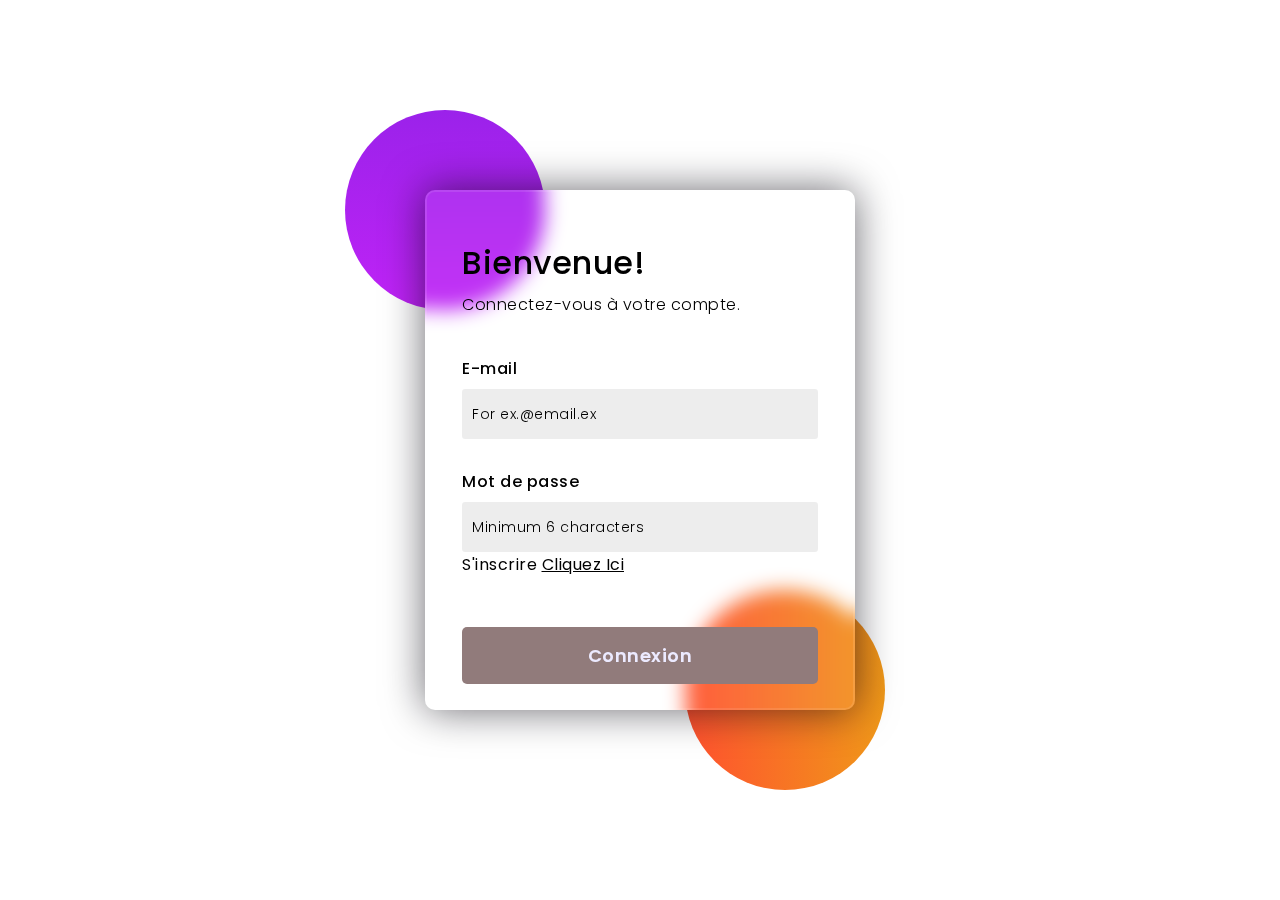
<file: index6.html>
<!DOCTYPE html>
<html lang="en">
<head>
    <title>MagicTime</title>
    <!--Google Font-->
    <link rel="preconnect" href="https://fonts.gstatic.com">
    <link href="https://fonts.googleapis.com/css2?family=Poppins:wght@300;500;600&display=swap" rel="stylesheet">
    <!--Stylesheet-->
    <link rel="stylesheet" href="style3.css">
    <link rel="icon" href="2150061.png">
</head>
<body>
    <div class="background">
        <div class="shape"></div>
        <div class="shape"></div>
    </div>
    <form>
        <h3>Bienvenue!
            <span>Connectez-vous à votre compte.</span>
        </h3>
        <label for="username">E-mail</label>
        <input type="text" placeholder="For ex.@email.ex" id="username">

        <label for="password">Mot de passe</label>
        <input type="password" placeholder="Minimum 6 characters" id="password">
        <p class="link-text">
            S'inscrire 
            <a href="index7.html"> Cliquez Ici </a>
        </p>
        <button>Connexion</button>
    </form>
</body>
</html>
</file>
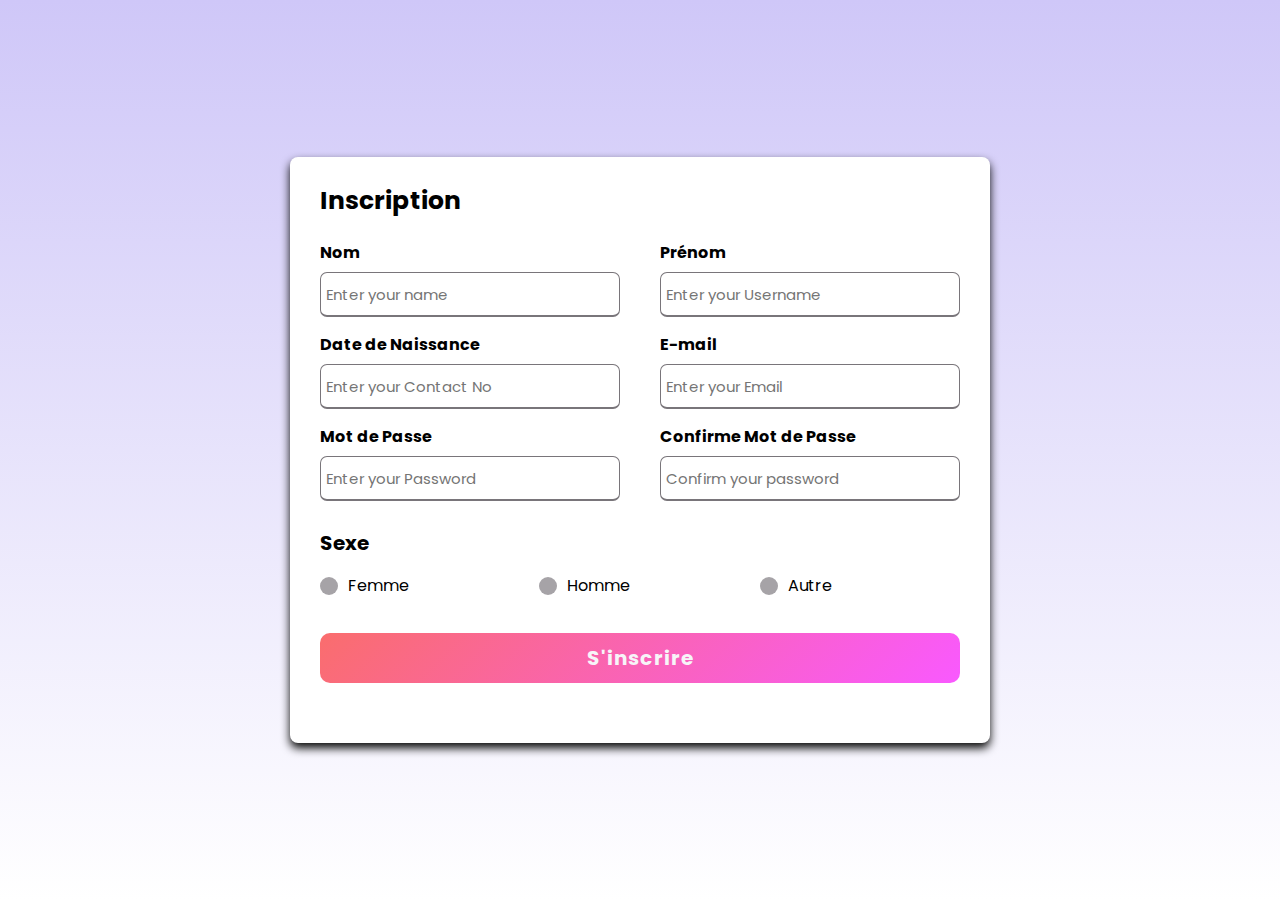
<file: index7.html>
<!DOCTYPE html>
<!-- Designined by CoderPahadi-->
<html lang="en" dir="ltr">
  <head>
    <meta charset="UTF-8">
    <meta name="viewport" content="width=device-width, initial-scale=1.0">
    <title> Magic Time </title>
    <link rel="stylesheet" href="style4.css">
   </head>
<body>
  <div class="container">
    <div class="title">Inscription</div>
    <div class="content">
      <form action=" =">
        <div class="user-details">
          <div class="input-box">
            <span class="deatils">Nom</span>
            <input type="text" placeholder="Enter your name " required>
          </div>
          <div class="input-box">
            <span class="deatils">Prénom</span>
            <input type="text" placeholder="Enter your Username " required>
        </div>
        <div class="input-box">
          <span class="deatils">Date de Naissance</span>
          <input type="text" placeholder="Enter your Contact No " required>
      </div>
      <div class="input-box">
        <span class="deatils">E-mail</span>
        <input type="text" placeholder="Enter your Email " required>
    </div>
    <div class="input-box">
      <span class="deatils">Mot de Passe</span>
      <input type="password" placeholder="Enter your Password " required>
  </div>
  <div class="input-box">
    <span class="deatils">Confirme Mot de Passe </span>
    <input type="password" placeholder="Confirm your password " required>
</div>
</div>

<div class="gender-details">
  <input type="radio" name="gender" id="dot-1">
  <input type="radio" name="gender" id="dot-2">
  <input type="radio" name="gender" id="dot-3">
  <span class="gender-title">Sexe</span>
  <div class="category">
    <label for="dot-1">
      <span class="dot one"></span>
      <span class="gender">Femme</span>
    </label>
    <label for="dot-2">
      <span class="dot two"></span>
      <span class="gender">Homme</span>
    </label>
    <label for="dot-3">
      <span class="dot three"></span>
      <span class="gender">Autre</span>
    </label>
  </div>
</div>
  
<div class="button">
  <input type="submit" value="S'inscrire">
</div>
      </form>

    </div>
  </div>

</body>
</html>
</file>
<file: style3.css>
*,
*:before,
*:after{
    padding: 0;
    margin: 0;
    box-sizing: border-box;
}
body{
    background-image: linear-gradient(to top, #ebbba7 0%, #cfc7f8 100%);
}
.background{
    width: 430px;
    height: 520px;
    position: absolute;
    transform: translate(-50%,-50%);
    left: 50%;
    top: 50%;
}
.background .shape{
    height: 200px;
    width: 200px;
    position: absolute;
    border-radius: 50%;
}
.shape:first-child{
    background: linear-gradient(
        #9b22ea,
        #bf23f6
    );
    left: -80px;
    top: -80px;
}
.shape:last-child{
    background: linear-gradient(
        to right,
        #ff512f,
        #f09819
    );
    right: -30px;
    bottom: -80px;
}
form{
    height: 520px;
    width: 430px;
    background-color: rgba(255,255,255,0.07);
    position: absolute;
    transform: translate(-50%,-50%);
    top: 50%;
    left: 50%;
    border-radius: 10px;
    backdrop-filter: blur(10px);
    border: 2px solid rgba(255,255,255,0.1);
    box-shadow: 0 0 40px rgba(8,7,16,0.6);
    padding: 50px 35px;
}
form *{
    font-family: 'Poppins',sans-serif;
    color: #000000;
    letter-spacing: 0.5px;
    outline: none;
    border: none;
}
form h3{
    font-size: 32px;
    font-weight: 500;
    line-height: 42px;
}
form h3 span{
    display: block;
    font-size: 16px;
    font-weight: 300;
    color: #000000;
}
label{
    display: block;
    margin-top: 30px;
    font-size: 16px;
    font-weight: 500;
}
input{
    display: block;
    height: 50px;
    width: 100%;
    background-color: rgba(0, 0, 0, 0.07);
    border-radius: 3px;
    padding: 0 10px;
    margin-top: 8px;
    font-size: 14px;
    font-weight: 300;
}
::placeholder{
    color: #000000;
}
button{
    margin-top: 50px;
    width: 100%;
    background-color: #917b7b;
    color: #eceaff;
    padding: 15px 0;
    font-size: 18px;
    font-weight: 600;
    border-radius: 5px;
    cursor: pointer;
}
</file>
<file: style4.css>
@import url('https://fonts.googleapis.com/css2?family=Poppins:wght@200;300;400;500;600;700&display=swap');

*{

  margin: 0;
  padding: 0;
  box-sizing: border-box;
  font-family: 'Poppins';
}
body{

  height: 100vh;
  display: flex;
  justify-content: center;
  align-items: center;
  padding: 10px;
  background-image: linear-gradient(to top, #ffffff 0%, #cfc7f8 100%);

}

.container{
  max-width: 700px;
  width: 100%;
  background-color: white;
  padding: 25px 30px;
  border-radius: 8px;
  box-shadow: 0 5px 10px rgb(6, 7, 6);
}

.container .title{
  font-size: 25px;
  font-weight: bold;
  position: relative;
}

.container .title::before{
  content: "";
  position: absolute;
  left: 0;
  bottom: 0;
  height: 5px;
  width: 30px;
  border-radius: 8px;
  background: linear-gradient(135deg, rgb(145, 243, 243) rgb(238, 238, 112));
}

.container form .user-details{

  display: flex;
  flex-wrap: wrap;
  justify-content: space-between;
  margin: 20px 0 12px 0;

}

form .user-details .input-box{

  margin-bottom: 15px;
  width: calc(100%/2-20px);
}

form .input-box span.deatils{

  display: block;
  font-weight: bold;
  margin-bottom: 7px;
}

.user-details .input-box input{

  height: 45px;
  width: 100%;
  outline: none;
  font-size: 15px;
  border-radius: 7px;
  padding-left: 5px;
  border: 1px solid rgb(121, 117, 122);
  border-bottom-width: 2px;
  transition: all 0.3s ease;
}

.user-details .input-box input:focus,
.user-details .input-box input:valid{

  border-color: rgb(227, 16, 235);
}


form .gender-details .gender-title{

  font-size: 20px;
  font-weight: bold;
}

form .category{

  display: flex;
  width: 80%;
  margin: 15px 0;
  justify-content: space-between;
}

form .category label {
  display: flex;
  align-items: center;
  cursor: pointer;
}

form .category label .dot{

  height: 18px;
  width: 18px;
  border-radius: 15px;
  margin-right: 10px;
  background: rgb(166, 163, 167);
  border: 5px solid transparent;
  transition: all 0.3s ease;
}

#dot-1:checked ~ .category label .one,
#dot-2:checked ~ .category label .two,
#dot-3:checked ~ .category label .three{

  background: rgb(253, 2, 2);
  border-color: grey
}

form input[type="radio"]{
  display: none;
}

form .button{
  height: 50px;
  margin: 35px 0;
}

form .button input{

  height: 100%;
  width: 100%;
  border-radius: 10px;
  border: none;
  color: rgb(247, 245, 248);
  font-size: 20px;
  font-weight: bold;
  letter-spacing: 1px;
  cursor: pointer;
  transition: all 0.3s ease;
  background: linear-gradient(135deg, rgb(250, 109, 109) ,rgb(249, 89, 255));

}

form .button input:hover{

  background: linear-gradient(135deg,  rgb(235, 85, 85) ,rgb(220, 87, 224));
}
</file>
